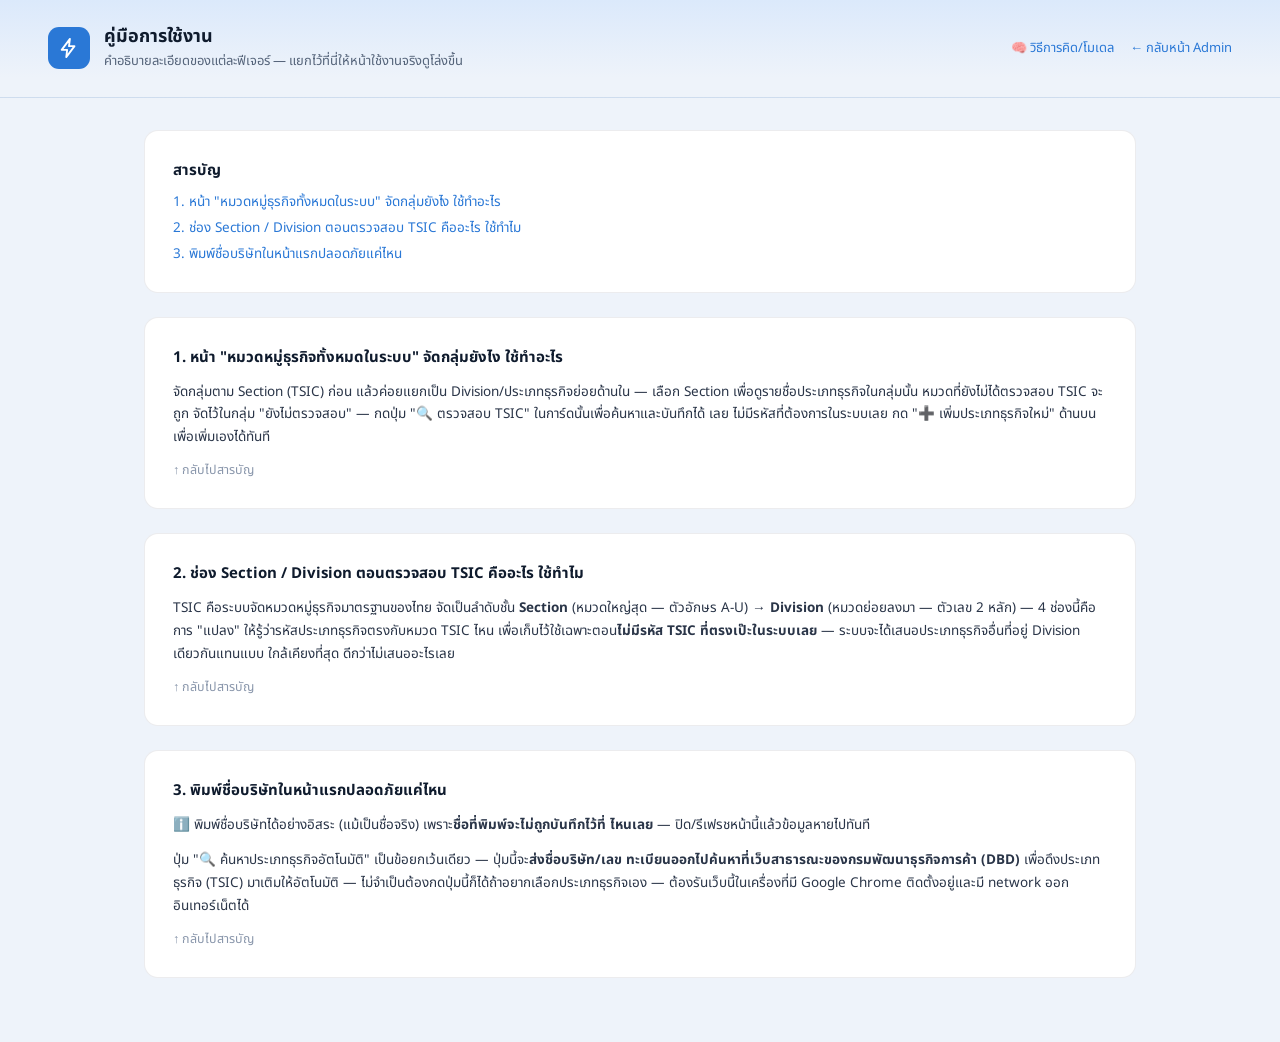
<file: web/static/manual.html>
<!doctype html>
<html lang="th">
<head>
  <meta charset="utf-8">
  <meta name="viewport" content="width=device-width, initial-scale=1">
  <title>คู่มือการใช้งาน — No AMR</title>
  <link rel="stylesheet" href="https://fonts.googleapis.com/css2?family=Noto+Sans+Thai:wght@400;500;600;700&display=swap">
  <link rel="stylesheet" href="styles.css">
  <style>
    .manual-toc { display: flex; flex-direction: column; gap: 6px; }
    .manual-toc a { font-size: 13.5px; color: #2a78d6; text-decoration: none; }
    .manual-toc a:hover { text-decoration: underline; }
    .manual-section { padding: 28px; display: flex; flex-direction: column; gap: 12px; scroll-margin-top: 16px; }
    .manual-section h2 { font-size: 15px; font-weight: 700; margin: 0; }
    .manual-section p { font-size: 13.5px; line-height: 1.7; color: #2a3548; margin: 0; }
    .manual-section code {
      background: rgba(15,23,42,0.06); border-radius: 4px; padding: 1px 6px; font-size: 12.5px;
      font-family: 'Consolas', 'Courier New', monospace;
    }
    .back-to-top { font-size: 12.5px; color: #8996ab; text-decoration: none; align-self: flex-start; }
    .back-to-top:hover { text-decoration: underline; }
  </style>
</head>
<body>
  <div class="root">

    <header class="header">
      <div class="header-brand">
        <div class="logo-mark">
          <svg width="22" height="22" viewBox="0 0 24 24" fill="none" stroke="#ffffff" stroke-width="2" stroke-linecap="round" stroke-linejoin="round"><path d="M13 2 4 14h6l-1 8 9-12h-6z"/></svg>
        </div>
        <div class="header-titles">
          <div class="header-title">คู่มือการใช้งาน</div>
          <div class="header-subtitle">คำอธิบายละเอียดของแต่ละฟีเจอร์ — แยกไว้ที่นี่ให้หน้าใช้งานจริงดูโล่งขึ้น</div>
        </div>
      </div>
      <div style="display:flex;gap:16px;align-items:center;">
        <a target="_blank" rel="noopener" href="/methodology" style="font-size:13px;color:#2a78d6;text-decoration:none;">🧠 วิธีการคิด/โมเดล</a>
        <a href="/admin" style="font-size:13px;color:#2a78d6;text-decoration:none;">← กลับหน้า Admin</a>
      </div>
    </header>

    <main class="body-wrap">

      <div id="top" class="card" style="padding: 28px; display: flex; flex-direction: column; gap: 10px;">
        <div style="font-size: 15px; font-weight: 700;">สารบัญ</div>
        <div class="manual-toc">
          <a href="#business-types-grouping">1. หน้า "หมวดหมู่ธุรกิจทั้งหมดในระบบ" จัดกลุ่มยังไง ใช้ทำอะไร</a>
          <a href="#tsic-explained">2. ช่อง Section / Division ตอนตรวจสอบ TSIC คืออะไร ใช้ทำไม</a>
          <a href="#name-privacy">3. พิมพ์ชื่อบริษัทในหน้าแรกปลอดภัยแค่ไหน</a>
        </div>
      </div>

      <div id="business-types-grouping" class="card manual-section">
        <h2>1. หน้า "หมวดหมู่ธุรกิจทั้งหมดในระบบ" จัดกลุ่มยังไง ใช้ทำอะไร</h2>
        <p>
          จัดกลุ่มตาม Section (TSIC) ก่อน แล้วค่อยแยกเป็น Division/ประเภทธุรกิจย่อยด้านใน —
          เลือก Section เพื่อดูรายชื่อประเภทธุรกิจในกลุ่มนั้น หมวดที่ยังไม่ได้ตรวจสอบ TSIC จะถูก
          จัดไว้ในกลุ่ม "ยังไม่ตรวจสอบ" — กดปุ่ม "🔍 ตรวจสอบ TSIC" ในการ์ดนั้นเพื่อค้นหาและบันทึกได้
          เลย ไม่มีรหัสที่ต้องการในระบบเลย กด "➕ เพิ่มประเภทธุรกิจใหม่" ด้านบนเพื่อเพิ่มเองได้ทันที
        </p>
        <a class="back-to-top" href="#top">↑ กลับไปสารบัญ</a>
      </div>

      <div id="tsic-explained" class="card manual-section">
        <h2>2. ช่อง Section / Division ตอนตรวจสอบ TSIC คืออะไร ใช้ทำไม</h2>
        <p>
          TSIC คือระบบจัดหมวดหมู่ธุรกิจมาตรฐานของไทย จัดเป็นลำดับชั้น <b>Section</b> (หมวดใหญ่สุด —
          ตัวอักษร A-U) → <b>Division</b> (หมวดย่อยลงมา — ตัวเลข 2 หลัก) — 4 ช่องนี้คือการ "แปลง"
          ให้รู้ว่ารหัสประเภทธุรกิจตรงกับหมวด TSIC ไหน เพื่อเก็บไว้ใช้เฉพาะตอน<b>ไม่มีรหัส TSIC
          ที่ตรงเป๊ะในระบบเลย</b> — ระบบจะได้เสนอประเภทธุรกิจอื่นที่อยู่ Division เดียวกันแทนแบบ
          ใกล้เคียงที่สุด ดีกว่าไม่เสนออะไรเลย
        </p>
        <a class="back-to-top" href="#top">↑ กลับไปสารบัญ</a>
      </div>

      <div id="name-privacy" class="card manual-section">
        <h2>3. พิมพ์ชื่อบริษัทในหน้าแรกปลอดภัยแค่ไหน</h2>
        <p>
          ℹ️ พิมพ์ชื่อบริษัทได้อย่างอิสระ (แม้เป็นชื่อจริง) เพราะ<b>ชื่อที่พิมพ์จะไม่ถูกบันทึกไว้ที่
          ไหนเลย</b> — ปิด/รีเฟรชหน้านี้แล้วข้อมูลหายไปทันที
        </p>
        <p>
          ปุ่ม "🔍 ค้นหาประเภทธุรกิจอัตโนมัติ" เป็นข้อยกเว้นเดียว — ปุ่มนี้จะ<b>ส่งชื่อบริษัท/เลข
          ทะเบียนออกไปค้นหาที่เว็บสาธารณะของกรมพัฒนาธุรกิจการค้า (DBD)</b> เพื่อดึงประเภทธุรกิจ
          (TSIC) มาเติมให้อัตโนมัติ — ไม่จำเป็นต้องกดปุ่มนี้ก็ได้ถ้าอยากเลือกประเภทธุรกิจเอง —
          ต้องรันเว็บนี้ในเครื่องที่มี Google Chrome ติดตั้งอยู่และมี network ออกอินเทอร์เน็ตได้
        </p>
        <a class="back-to-top" href="#top">↑ กลับไปสารบัญ</a>
      </div>

    </main>
  </div>
</body>
</html>
</file>
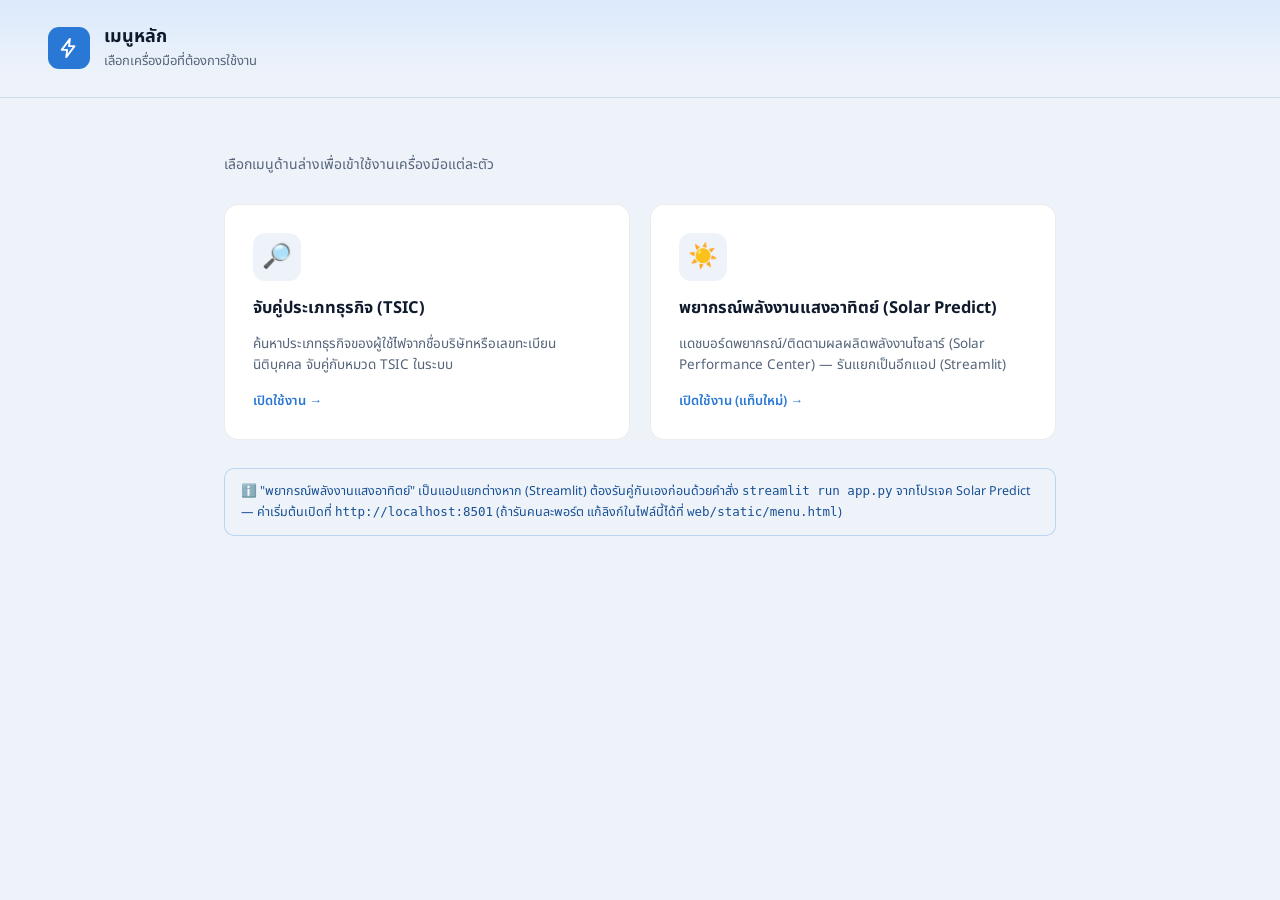
<file: web/static/menu.html>
<!doctype html>
<html lang="th">
<head>
  <meta charset="utf-8">
  <meta name="viewport" content="width=device-width, initial-scale=1">
  <title>เลือกเมนู — SCG</title>
  <link rel="stylesheet" href="https://fonts.googleapis.com/css2?family=Noto+Sans+Thai:wght@400;500;600;700&display=swap">
  <link rel="stylesheet" href="styles.css">
  <style>
    .menu-body { max-width: 880px; margin: 0 auto; padding: 56px 24px 64px; display: flex; flex-direction: column; gap: 28px; }
    .menu-intro { font-size: 14px; color: #55647a; line-height: 1.6; }
    .menu-grid { display: grid; grid-template-columns: repeat(auto-fit, minmax(280px, 1fr)); gap: 20px; }
    .menu-card {
      display: flex; flex-direction: column; gap: 14px; padding: 28px;
      text-decoration: none; color: inherit; transition: border-color 0.15s, box-shadow 0.15s, transform 0.15s;
    }
    .menu-card:hover { border-color: #2a78d6; box-shadow: 0 10px 24px rgba(15,23,42,0.08); transform: translateY(-2px); }
    .menu-card-icon {
      width: 48px; height: 48px; border-radius: 12px; background: #eef3fa;
      display: flex; align-items: center; justify-content: center; font-size: 24px;
    }
    .menu-card-title { font-size: 16.5px; font-weight: 700; color: #0f1b2d; }
    .menu-card-desc { font-size: 13.5px; color: #55647a; line-height: 1.6; }
    .menu-card-cta { font-size: 13px; font-weight: 600; color: #2a78d6; margin-top: auto; }
    .menu-note {
      background: #eef3fa; border: 1px solid rgba(42, 120, 214, 0.25); border-radius: 10px;
      padding: 12px 16px; font-size: 12.5px; color: #184f95; line-height: 1.6;
    }
  </style>
</head>
<body>
  <div class="root">

    <header class="header">
      <div class="header-brand">
        <div class="logo-mark">
          <svg width="22" height="22" viewBox="0 0 24 24" fill="none" stroke="#ffffff" stroke-width="2" stroke-linecap="round" stroke-linejoin="round"><path d="M13 2 4 14h6l-1 8 9-12h-6z"/></svg>
        </div>
        <div class="header-titles">
          <div class="header-title">เมนูหลัก</div>
          <div class="header-subtitle">เลือกเครื่องมือที่ต้องการใช้งาน</div>
        </div>
      </div>
    </header>

    <main class="menu-body">
      <div class="menu-intro">เลือกเมนูด้านล่างเพื่อเข้าใช้งานเครื่องมือแต่ละตัว</div>

      <div class="menu-grid">
        <a class="card menu-card" href="/tsic">
          <div class="menu-card-icon">🔎</div>
          <div class="menu-card-title">จับคู่ประเภทธุรกิจ (TSIC)</div>
          <div class="menu-card-desc">ค้นหาประเภทธุรกิจของผู้ใช้ไฟจากชื่อบริษัทหรือเลขทะเบียนนิติบุคคล จับคู่กับหมวด TSIC ในระบบ</div>
          <div class="menu-card-cta">เปิดใช้งาน →</div>
        </a>

        <a class="card menu-card" href="http://localhost:8501" target="_blank" rel="noopener">
          <div class="menu-card-icon">☀️</div>
          <div class="menu-card-title">พยากรณ์พลังงานแสงอาทิตย์ (Solar Predict)</div>
          <div class="menu-card-desc">แดชบอร์ดพยากรณ์/ติดตามผลผลิตพลังงานโซลาร์ (Solar Performance Center) — รันแยกเป็นอีกแอป (Streamlit)</div>
          <div class="menu-card-cta">เปิดใช้งาน (แท็บใหม่) →</div>
        </a>
      </div>

      <div class="menu-note">
        ℹ️ "พยากรณ์พลังงานแสงอาทิตย์" เป็นแอปแยกต่างหาก (Streamlit) ต้องรันคู่กันเองก่อนด้วยคำสั่ง
        <code>streamlit run app.py</code> จากโปรเจค Solar Predict — ค่าเริ่มต้นเปิดที่
        <code>http://localhost:8501</code> (ถ้ารันคนละพอร์ต แก้ลิงก์ในไฟล์นี้ได้ที่
        <code>web/static/menu.html</code>)
      </div>
    </main>

  </div>
</body>
</html>
</file>
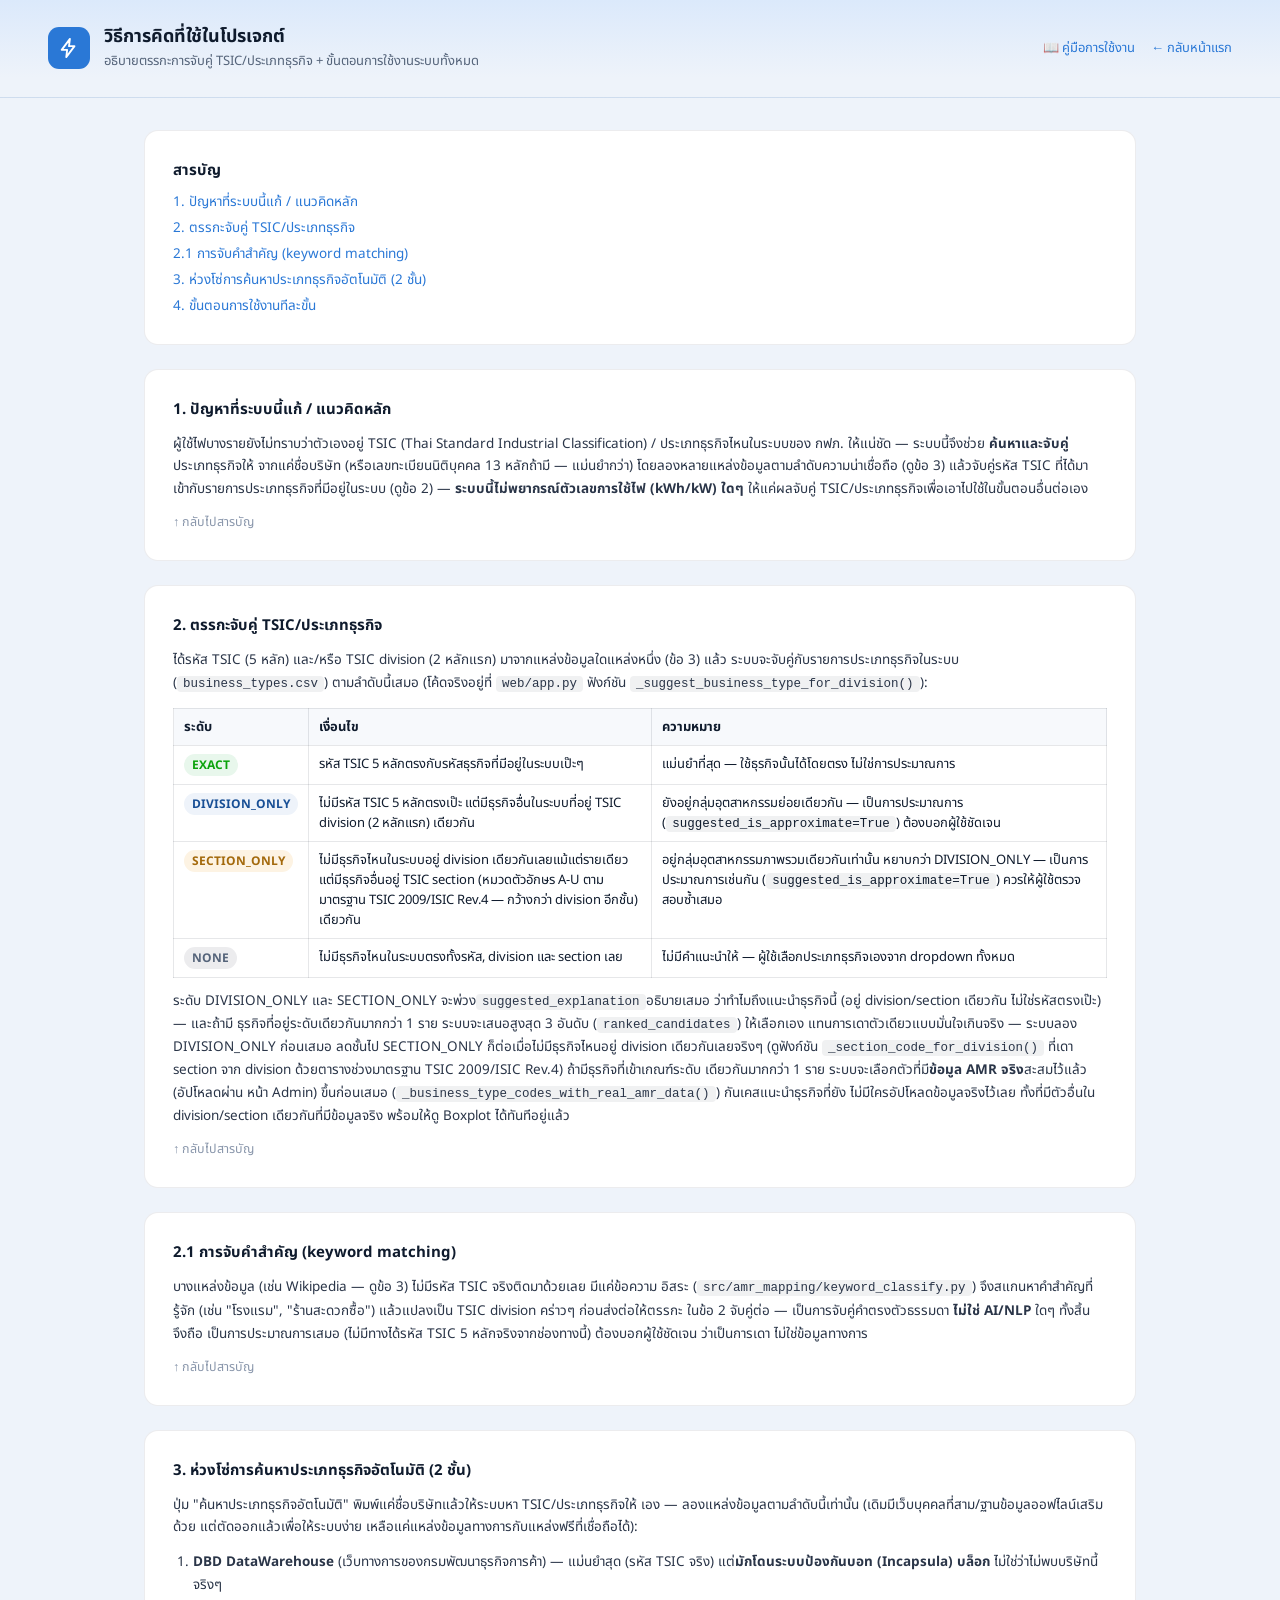
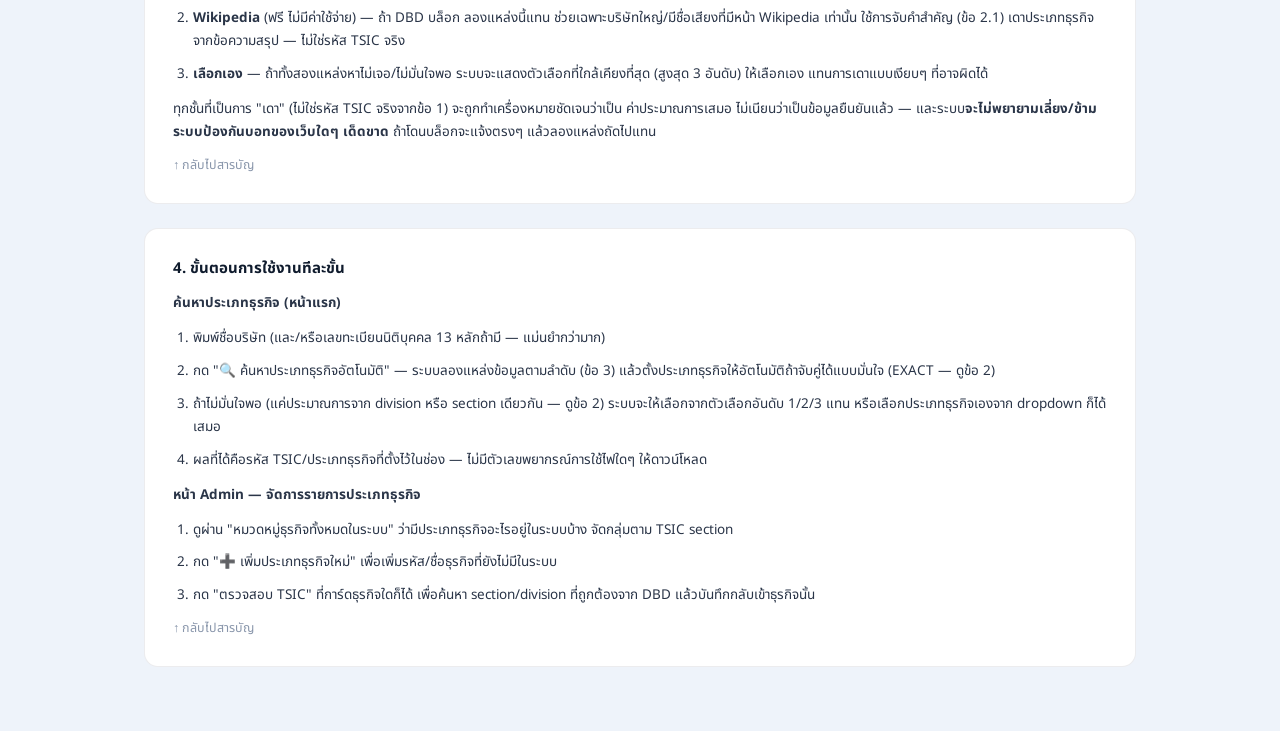
<file: web/static/methodology.html>
<!doctype html>
<html lang="th">
<head>
  <meta charset="utf-8">
  <meta name="viewport" content="width=device-width, initial-scale=1">
  <title>วิธีการคิด — No AMR</title>
  <link rel="stylesheet" href="https://fonts.googleapis.com/css2?family=Noto+Sans+Thai:wght@400;500;600;700&display=swap">
  <link rel="stylesheet" href="styles.css">
  <style>
    .manual-toc { display: flex; flex-direction: column; gap: 6px; }
    .manual-toc a { font-size: 13.5px; color: #2a78d6; text-decoration: none; }
    .manual-toc a:hover { text-decoration: underline; }
    .manual-section { padding: 28px; display: flex; flex-direction: column; gap: 12px; scroll-margin-top: 16px; }
    .manual-section h2 { font-size: 15px; font-weight: 700; margin: 0; }
    .manual-section p { font-size: 13.5px; line-height: 1.7; color: #2a3548; margin: 0; }
    .manual-section code {
      background: rgba(15,23,42,0.06); border-radius: 4px; padding: 1px 6px; font-size: 12.5px;
      font-family: 'Consolas', 'Courier New', monospace;
    }
    .back-to-top { font-size: 12.5px; color: #8996ab; text-decoration: none; align-self: flex-start; }
    .back-to-top:hover { text-decoration: underline; }
    .tier-table { border-collapse: collapse; width: 100%; font-size: 13px; }
    .tier-table th, .tier-table td { border: 1px solid rgba(15,23,42,0.1); padding: 8px 10px; text-align: left; vertical-align: top; }
    .tier-table th { background: #f7f9fc; font-weight: 700; }
    .tier-badge {
      display: inline-block; font-weight: 700; padding: 2px 8px; border-radius: 999px; font-size: 12px;
    }
    .step-list { display: flex; flex-direction: column; gap: 10px; margin: 0; padding-left: 20px; }
    .step-list li { font-size: 13.5px; line-height: 1.7; color: #2a3548; }
  </style>
</head>
<body>
  <div class="root">

    <header class="header">
      <div class="header-brand">
        <div class="logo-mark">
          <svg width="22" height="22" viewBox="0 0 24 24" fill="none" stroke="#ffffff" stroke-width="2" stroke-linecap="round" stroke-linejoin="round"><path d="M13 2 4 14h6l-1 8 9-12h-6z"/></svg>
        </div>
        <div class="header-titles">
          <div class="header-title">วิธีการคิดที่ใช้ในโปรเจกต์</div>
          <div class="header-subtitle">อธิบายตรรกะการจับคู่ TSIC/ประเภทธุรกิจ + ขั้นตอนการใช้งานระบบทั้งหมด</div>
        </div>
      </div>
      <div style="display:flex;gap:16px;align-items:center;">
        <a target="_blank" rel="noopener" href="/manual" style="font-size:13px;color:#2a78d6;text-decoration:none;">📖 คู่มือการใช้งาน</a>
        <a href="/tsic" style="font-size:13px;color:#2a78d6;text-decoration:none;">← กลับหน้าแรก</a>
      </div>
    </header>

    <main class="body-wrap">

      <div id="top" class="card" style="padding: 28px; display: flex; flex-direction: column; gap: 10px;">
        <div style="font-size: 15px; font-weight: 700;">สารบัญ</div>
        <div class="manual-toc">
          <a href="#overview">1. ปัญหาที่ระบบนี้แก้ / แนวคิดหลัก</a>
          <a href="#match-levels">2. ตรรกะจับคู่ TSIC/ประเภทธุรกิจ</a>
          <a href="#keyword-classify">2.1 การจับคำสำคัญ (keyword matching)</a>
          <a href="#lookup-chain">3. ห่วงโซ่การค้นหาประเภทธุรกิจอัตโนมัติ (2 ชั้น)</a>
          <a href="#usage-steps">4. ขั้นตอนการใช้งานทีละขั้น</a>
        </div>
      </div>

      <div id="overview" class="card manual-section">
        <h2>1. ปัญหาที่ระบบนี้แก้ / แนวคิดหลัก</h2>
        <p>
          ผู้ใช้ไฟบางรายยังไม่ทราบว่าตัวเองอยู่ TSIC (Thai Standard Industrial Classification)
          / ประเภทธุรกิจไหนในระบบของ กฟภ. ให้แน่ชัด — ระบบนี้จึงช่วย <b>ค้นหาและจับคู่</b>
          ประเภทธุรกิจให้ จากแค่ชื่อบริษัท (หรือเลขทะเบียนนิติบุคคล 13 หลักถ้ามี — แม่นยำกว่า)
          โดยลองหลายแหล่งข้อมูลตามลำดับความน่าเชื่อถือ (ดูข้อ 3) แล้วจับคู่รหัส TSIC ที่ได้มา
          เข้ากับรายการประเภทธุรกิจที่มีอยู่ในระบบ (ดูข้อ 2) — <b>ระบบนี้ไม่พยากรณ์ตัวเลขการใช้ไฟ
          (kWh/kW) ใดๆ</b> ให้แค่ผลจับคู่ TSIC/ประเภทธุรกิจเพื่อเอาไปใช้ในขั้นตอนอื่นต่อเอง
        </p>
        <a class="back-to-top" href="#top">↑ กลับไปสารบัญ</a>
      </div>

      <div id="match-levels" class="card manual-section">
        <h2>2. ตรรกะจับคู่ TSIC/ประเภทธุรกิจ</h2>
        <p>
          ได้รหัส TSIC (5 หลัก) และ/หรือ TSIC division (2 หลักแรก) มาจากแหล่งข้อมูลใดแหล่งหนึ่ง
          (ข้อ 3) แล้ว ระบบจะจับคู่กับรายการประเภทธุรกิจในระบบ (<code>business_types.csv</code>)
          ตามลำดับนี้เสมอ (โค้ดจริงอยู่ที่ <code>web/app.py</code> ฟังก์ชัน
          <code>_suggest_business_type_for_division()</code>):
        </p>
        <table class="tier-table">
          <tr><th>ระดับ</th><th>เงื่อนไข</th><th>ความหมาย</th></tr>
          <tr>
            <td><span class="tier-badge" style="background:#e8f7ec;color:#0ca30c;">EXACT</span></td>
            <td>รหัส TSIC 5 หลักตรงกับรหัสธุรกิจที่มีอยู่ในระบบเป๊ะๆ</td>
            <td>แม่นยำที่สุด — ใช้ธุรกิจนั้นได้โดยตรง ไม่ใช่การประมาณการ</td>
          </tr>
          <tr>
            <td><span class="tier-badge" style="background:#eef3fa;color:#184f95;">DIVISION_ONLY</span></td>
            <td>ไม่มีรหัส TSIC 5 หลักตรงเป๊ะ แต่มีธุรกิจอื่นในระบบที่อยู่ TSIC division (2 หลักแรก) เดียวกัน</td>
            <td>ยังอยู่กลุ่มอุตสาหกรรมย่อยเดียวกัน — เป็นการประมาณการ (<code>suggested_is_approximate=True</code>) ต้องบอกผู้ใช้ชัดเจน</td>
          </tr>
          <tr>
            <td><span class="tier-badge" style="background:#fdf3e3;color:#a3690c;">SECTION_ONLY</span></td>
            <td>ไม่มีธุรกิจไหนในระบบอยู่ division เดียวกันเลยแม้แต่รายเดียว แต่มีธุรกิจอื่นอยู่ TSIC section (หมวดตัวอักษร A-U ตามมาตรฐาน TSIC 2009/ISIC Rev.4 — กว้างกว่า division อีกชั้น) เดียวกัน</td>
            <td>อยู่กลุ่มอุตสาหกรรมภาพรวมเดียวกันเท่านั้น หยาบกว่า DIVISION_ONLY — เป็นการประมาณการเช่นกัน (<code>suggested_is_approximate=True</code>) ควรให้ผู้ใช้ตรวจสอบซ้ำเสมอ</td>
          </tr>
          <tr>
            <td><span class="tier-badge" style="background:rgba(15,23,42,0.08);color:#55647a;">NONE</span></td>
            <td>ไม่มีธุรกิจไหนในระบบตรงทั้งรหัส, division และ section เลย</td>
            <td>ไม่มีคำแนะนำให้ — ผู้ใช้เลือกประเภทธุรกิจเองจาก dropdown ทั้งหมด</td>
          </tr>
        </table>
        <p>
          ระดับ DIVISION_ONLY และ SECTION_ONLY จะพ่วง<code>suggested_explanation</code>อธิบายเสมอ
          ว่าทำไมถึงแนะนำธุรกิจนี้ (อยู่ division/section เดียวกัน ไม่ใช่รหัสตรงเป๊ะ) — และถ้ามี
          ธุรกิจที่อยู่ระดับเดียวกันมากกว่า 1 ราย ระบบจะเสนอสูงสุด 3 อันดับ
          (<code>ranked_candidates</code>) ให้เลือกเอง แทนการเดาตัวเดียวแบบมั่นใจเกินจริง —
          ระบบลอง DIVISION_ONLY ก่อนเสมอ ลดชั้นไป SECTION_ONLY ก็ต่อเมื่อไม่มีธุรกิจไหนอยู่ division
          เดียวกันเลยจริงๆ (ดูฟังก์ชัน <code>_section_code_for_division()</code> ที่เดา section
          จาก division ด้วยตารางช่วงมาตรฐาน TSIC 2009/ISIC Rev.4) ถ้ามีธุรกิจที่เข้าเกณฑ์ระดับ
          เดียวกันมากกว่า 1 ราย ระบบจะเลือกตัวที่มี<b>ข้อมูล AMR จริง</b>สะสมไว้แล้ว (อัปโหลดผ่าน
          หน้า Admin) ขึ้นก่อนเสมอ (<code>_business_type_codes_with_real_amr_data()</code>) กันเคสแนะนำธุรกิจที่ยัง
          ไม่มีใครอัปโหลดข้อมูลจริงไว้เลย ทั้งที่มีตัวอื่นใน division/section เดียวกันที่มีข้อมูลจริง
          พร้อมให้ดู Boxplot ได้ทันทีอยู่แล้ว
        </p>
        <a class="back-to-top" href="#top">↑ กลับไปสารบัญ</a>
      </div>

      <div id="keyword-classify" class="card manual-section">
        <h2>2.1 การจับคำสำคัญ (keyword matching)</h2>
        <p>
          บางแหล่งข้อมูล (เช่น Wikipedia — ดูข้อ 3) ไม่มีรหัส TSIC จริงติดมาด้วยเลย มีแค่ข้อความ
          อิสระ (<code>src/amr_mapping/keyword_classify.py</code>) จึงสแกนหาคำสำคัญที่รู้จัก
          (เช่น "โรงแรม", "ร้านสะดวกซื้อ") แล้วแปลงเป็น TSIC division คร่าวๆ ก่อนส่งต่อให้ตรรกะ
          ในข้อ 2 จับคู่ต่อ — เป็นการจับคู่คำตรงตัวธรรมดา <b>ไม่ใช่ AI/NLP</b> ใดๆ ทั้งสิ้น จึงถือ
          เป็นการประมาณการเสมอ (ไม่มีทางได้รหัส TSIC 5 หลักจริงจากช่องทางนี้) ต้องบอกผู้ใช้ชัดเจน
          ว่าเป็นการเดา ไม่ใช่ข้อมูลทางการ
        </p>
        <a class="back-to-top" href="#top">↑ กลับไปสารบัญ</a>
      </div>

      <div id="lookup-chain" class="card manual-section">
        <h2>3. ห่วงโซ่การค้นหาประเภทธุรกิจอัตโนมัติ (2 ชั้น)</h2>
        <p>
          ปุ่ม "ค้นหาประเภทธุรกิจอัตโนมัติ" พิมพ์แค่ชื่อบริษัทแล้วให้ระบบหา TSIC/ประเภทธุรกิจให้
          เอง — ลองแหล่งข้อมูลตามลำดับนี้เท่านั้น (เดิมมีเว็บบุคคลที่สาม/ฐานข้อมูลออฟไลน์เสริมด้วย
          แต่ตัดออกแล้วเพื่อให้ระบบง่าย เหลือแค่แหล่งข้อมูลทางการกับแหล่งฟรีที่เชื่อถือได้):
        </p>
        <ol class="step-list">
          <li><b>DBD DataWarehouse</b> (เว็บทางการของกรมพัฒนาธุรกิจการค้า) — แม่นยำสุด (รหัส TSIC จริง) แต่<b>มักโดนระบบป้องกันบอท (Incapsula) บล็อก</b> ไม่ใช่ว่าไม่พบบริษัทนี้จริงๆ</li>
          <li><b>Wikipedia</b> (ฟรี ไม่มีค่าใช้จ่าย) — ถ้า DBD บล็อก ลองแหล่งนี้แทน ช่วยเฉพาะบริษัทใหญ่/มีชื่อเสียงที่มีหน้า Wikipedia เท่านั้น ใช้การจับคำสำคัญ (ข้อ 2.1) เดาประเภทธุรกิจจากข้อความสรุป — ไม่ใช่รหัส TSIC จริง</li>
          <li><b>เลือกเอง</b> — ถ้าทั้งสองแหล่งหาไม่เจอ/ไม่มั่นใจพอ ระบบจะแสดงตัวเลือกที่ใกล้เคียงที่สุด (สูงสุด 3 อันดับ) ให้เลือกเอง แทนการเดาแบบเงียบๆ ที่อาจผิดได้</li>
        </ol>
        <p>
          ทุกชั้นที่เป็นการ "เดา" (ไม่ใช่รหัส TSIC จริงจากข้อ 1) จะถูกทำเครื่องหมายชัดเจนว่าเป็น
          ค่าประมาณการเสมอ ไม่เนียนว่าเป็นข้อมูลยืนยันแล้ว — และระบบ<b>จะไม่พยายามเลี่ยง/ข้าม
          ระบบป้องกันบอทของเว็บใดๆ เด็ดขาด</b> ถ้าโดนบล็อกจะแจ้งตรงๆ แล้วลองแหล่งถัดไปแทน
        </p>
        <a class="back-to-top" href="#top">↑ กลับไปสารบัญ</a>
      </div>

      <div id="usage-steps" class="card manual-section">
        <h2>4. ขั้นตอนการใช้งานทีละขั้น</h2>
        <p><b>ค้นหาประเภทธุรกิจ (หน้าแรก)</b></p>
        <ol class="step-list">
          <li>พิมพ์ชื่อบริษัท (และ/หรือเลขทะเบียนนิติบุคคล 13 หลักถ้ามี — แม่นยำกว่ามาก)</li>
          <li>กด "🔍 ค้นหาประเภทธุรกิจอัตโนมัติ" — ระบบลองแหล่งข้อมูลตามลำดับ (ข้อ 3) แล้วตั้งประเภทธุรกิจให้อัตโนมัติถ้าจับคู่ได้แบบมั่นใจ (EXACT — ดูข้อ 2)</li>
          <li>ถ้าไม่มั่นใจพอ (แค่ประมาณการจาก division หรือ section เดียวกัน — ดูข้อ 2) ระบบจะให้เลือกจากตัวเลือกอันดับ 1/2/3 แทน หรือเลือกประเภทธุรกิจเองจาก dropdown ก็ได้เสมอ</li>
          <li>ผลที่ได้คือรหัส TSIC/ประเภทธุรกิจที่ตั้งไว้ในช่อง — ไม่มีตัวเลขพยากรณ์การใช้ไฟใดๆ ให้ดาวน์โหลด</li>
        </ol>
        <p><b>หน้า Admin — จัดการรายการประเภทธุรกิจ</b></p>
        <ol class="step-list">
          <li>ดูผ่าน "หมวดหมู่ธุรกิจทั้งหมดในระบบ" ว่ามีประเภทธุรกิจอะไรอยู่ในระบบบ้าง จัดกลุ่มตาม TSIC section</li>
          <li>กด "➕ เพิ่มประเภทธุรกิจใหม่" เพื่อเพิ่มรหัส/ชื่อธุรกิจที่ยังไม่มีในระบบ</li>
          <li>กด "ตรวจสอบ TSIC" ที่การ์ดธุรกิจใดก็ได้ เพื่อค้นหา section/division ที่ถูกต้องจาก DBD แล้วบันทึกกลับเข้าธุรกิจนั้น</li>
        </ol>
        <a class="back-to-top" href="#top">↑ กลับไปสารบัญ</a>
      </div>

    </main>
  </div>
</body>
</html>
</file>
<file: web/static/styles.css>
* { box-sizing: border-box; }

body {
  margin: 0;
  font-family: 'Noto Sans Thai', 'Sarabun', 'Leelawadee UI', sans-serif;
  background: #eef3fa;
  color: #0f1b2d;
}

a { color: #2a78d6; }
a:hover { color: #184f95; }

.root { min-height: 100vh; }

/* Header */
.header {
  background: linear-gradient(180deg, #dbe9fb 0%, #eef3fa 80%);
  padding: 26px 48px;
  display: flex;
  align-items: center;
  justify-content: space-between;
  border-bottom: 1px solid rgba(15, 23, 42, 0.06);
  gap: 16px;
  flex-wrap: wrap;
}
.header-brand { display: flex; align-items: center; gap: 14px; }
.logo-mark {
  width: 42px; height: 42px; border-radius: 11px;
  background: #2a78d6; display: flex; align-items: center; justify-content: center; flex-shrink: 0;
}
.header-titles { display: flex; flex-direction: column; gap: 2px; }
.header-title { font-size: 18px; font-weight: 700; line-height: 1.25; }
.header-subtitle { font-size: 13px; color: #55647a; }

/* Body */
.body-wrap {
  max-width: 1040px;
  margin: 0 auto;
  padding: 32px 24px 64px;
  display: flex;
  flex-direction: column;
  gap: 24px;
}

/* Search */
.search-block { display: flex; flex-direction: column; gap: 8px; }
.search-label { font-size: 13px; font-weight: 600; color: #55647a; }
.search-row { display: flex; gap: 12px; flex-wrap: wrap; }
.search-box {
  flex: 1; min-width: 240px;
  display: flex; align-items: center; gap: 10px;
  background: #ffffff; border: 1px solid rgba(15, 23, 42, 0.14); border-radius: 10px;
  padding: 0 16px; height: 48px;
}
.search-box input {
  border: none; outline: none; flex: 1; font-size: 15px; color: #0f1b2d;
  background: transparent; font-family: inherit;
}
.search-button {
  height: 48px; padding: 0 28px; border-radius: 10px; background: #2a78d6; color: #ffffff;
  font-size: 15px; font-weight: 600; border: none; cursor: pointer; font-family: inherit;
}
.search-button:hover { background: #184f95; }
.search-hint { font-size: 13px; color: #d03b3b; min-height: 18px; }

/* Empty state */
.empty-state {
  display: flex; flex-direction: column; align-items: center; justify-content: center;
  gap: 12px; padding: 64px 24px; color: #8996ab; font-size: 14px; text-align: center;
}

/* Cards */
.result-area { display: flex; flex-direction: column; gap: 24px; }
.card {
  background: #ffffff;
  border: 1px solid rgba(15, 23, 42, 0.08);
  border-radius: 14px;
}
.field-label { font-size: 12px; color: #8996ab; }
.field-value { font-size: 14px; font-weight: 600; color: #0f1b2d; }

.badge {
  display: inline-flex; align-items: center; gap: 6px;
  padding: 6px 12px; border-radius: 999px; font-size: 12.5px; font-weight: 600; white-space: nowrap;
}
.dot { width: 8px; height: 8px; border-radius: 999px; flex-shrink: 0; display: inline-block; }

/* Customer info card */
.customer-card { padding: 28px; display: flex; flex-direction: column; gap: 20px; }
.customer-head { display: flex; justify-content: space-between; align-items: flex-start; gap: 16px; flex-wrap: wrap; }
.customer-head-left { display: flex; gap: 16px; align-items: flex-start; }
.customer-icon {
  width: 52px; height: 52px; border-radius: 12px; background: #eef3fa;
  display: flex; align-items: center; justify-content: center; flex-shrink: 0;
}
.customer-name { font-size: 20px; font-weight: 700; line-height: 1.3; }
.customer-sub { font-size: 14px; color: #55647a; }
.customer-badges { display: flex; gap: 8px; flex-wrap: wrap; }
.divider { height: 1px; background: rgba(15, 23, 42, 0.08); }
.field-grid { display: grid; grid-template-columns: repeat(4, minmax(0, 1fr)); gap: 20px; }
.field-item { display: flex; flex-direction: column; gap: 4px; }

/* Match card */
.match-card {
  padding: 22px 28px; display: flex; align-items: center; justify-content: space-between;
  gap: 20px; flex-wrap: wrap;
}
.match-left { display: flex; align-items: center; gap: 14px; }
.match-icon {
  width: 36px; height: 36px; border-radius: 999px;
  display: flex; align-items: center; justify-content: center; flex-shrink: 0;
}
.match-title { font-size: 15px; font-weight: 600; }
.match-sub { font-size: 13px; color: #55647a; }
.match-right { display: flex; flex-direction: column; align-items: flex-end; gap: 2px; }
.match-right-label { font-size: 12px; color: #8996ab; }
.match-right-value { font-size: 15px; font-weight: 700; }

.warnings { padding: 0 28px 22px; margin-top: -12px; display: flex; flex-direction: column; gap: 4px; }
.warning-item { font-size: 12.5px; color: #8996ab; }

/* Stat tiles */
.stats-title { font-size: 15px; font-weight: 700; }
.stats-grid { display: grid; grid-template-columns: repeat(3, minmax(0, 1fr)); gap: 16px; }
.stat-tile { background: #ffffff; border: 1px solid rgba(15, 23, 42, 0.08); border-radius: 12px; padding: 18px; display: flex; flex-direction: column; gap: 10px; }
.stat-head { display: flex; align-items: center; gap: 8px; }
.stat-label { font-size: 12px; color: #8996ab; }
.stat-value { font-size: 22px; font-weight: 700; }
.stat-unit { font-size: 12.5px; font-weight: 500; color: #8996ab; }

/* Legend */
.legend-row { display: flex; align-items: center; gap: 20px; flex-wrap: wrap; }
.legend-item { display: flex; align-items: center; gap: 6px; font-size: 12.5px; color: #55647a; }

/* Charts */
.charts-grid { display: grid; grid-template-columns: repeat(2, minmax(280px, 1fr)); gap: 20px; }
.chart-card { padding: 24px; display: flex; flex-direction: column; gap: 20px; }
.chart-title { font-size: 14px; font-weight: 700; }
/* height ต้องเผื่อพอสำหรับ bar สูงสุด (160px ตาม JS ใน renderBarChart) บวกตัวเลขค่า + label
   P/OP/H ด้านบน/ล่างของมันด้วย — เดิมตั้งไว้แค่ 180px (พอดีกับ bar อย่างเดียว ไม่เผื่อข้อความเลย)
   ทำให้แท่งที่สูงสุด (ค่ามากสุดในกราฟนั้นเสมอ อย่างน้อย 1 แท่ง) ดันตัวเลขค่าล้นขึ้นไปทับหัวข้อ
   กราฟด้านบน อ่านไม่ออก */
.chart-bars { display: flex; align-items: flex-end; gap: 20px; height: 230px; border-bottom: 1px solid #e1e0d9; padding: 0 8px; }
.bar-col { display: flex; flex-direction: column; align-items: center; gap: 8px; flex: 1; }
.bar-value { font-size: 13px; font-weight: 600; }
.bar { width: 24px; border-radius: 4px 4px 0 0; }
.bar-label { font-size: 12px; color: #8996ab; }

/* Daily hourly curve chart (day-type selector) */
.day-type-row { display: flex; gap: 8px; flex-wrap: wrap; }
.day-type-btn {
  padding: 6px 14px; border-radius: 999px; border: 1px solid rgba(15,23,42,0.14);
  background: #ffffff; color: #55647a; font-size: 12.5px; font-weight: 600;
  font-family: inherit; cursor: pointer;
}
.day-type-btn:hover { border-color: #2a78d6; color: #184f95; }
.day-type-btn.active { background: #2a78d6; border-color: #2a78d6; color: #ffffff; }
.chart-caption { font-size: 12px; color: #8996ab; }

/* Footer note */
.disclaimer {
  display: flex; gap: 10px; align-items: flex-start;
  background: #eef3fa; border-radius: 10px; padding: 16px 18px;
}
.disclaimer svg { flex-shrink: 0; margin-top: 1px; }
.disclaimer-text { font-size: 13px; color: #55647a; line-height: 1.65; }

@media (max-width: 640px) {
  .header, .body-wrap { padding-left: 16px; padding-right: 16px; }
  .field-grid { grid-template-columns: repeat(2, minmax(0, 1fr)); }
  .stats-grid { grid-template-columns: repeat(1, minmax(0, 1fr)); }
  .charts-grid { grid-template-columns: 1fr; }
}
</file>
